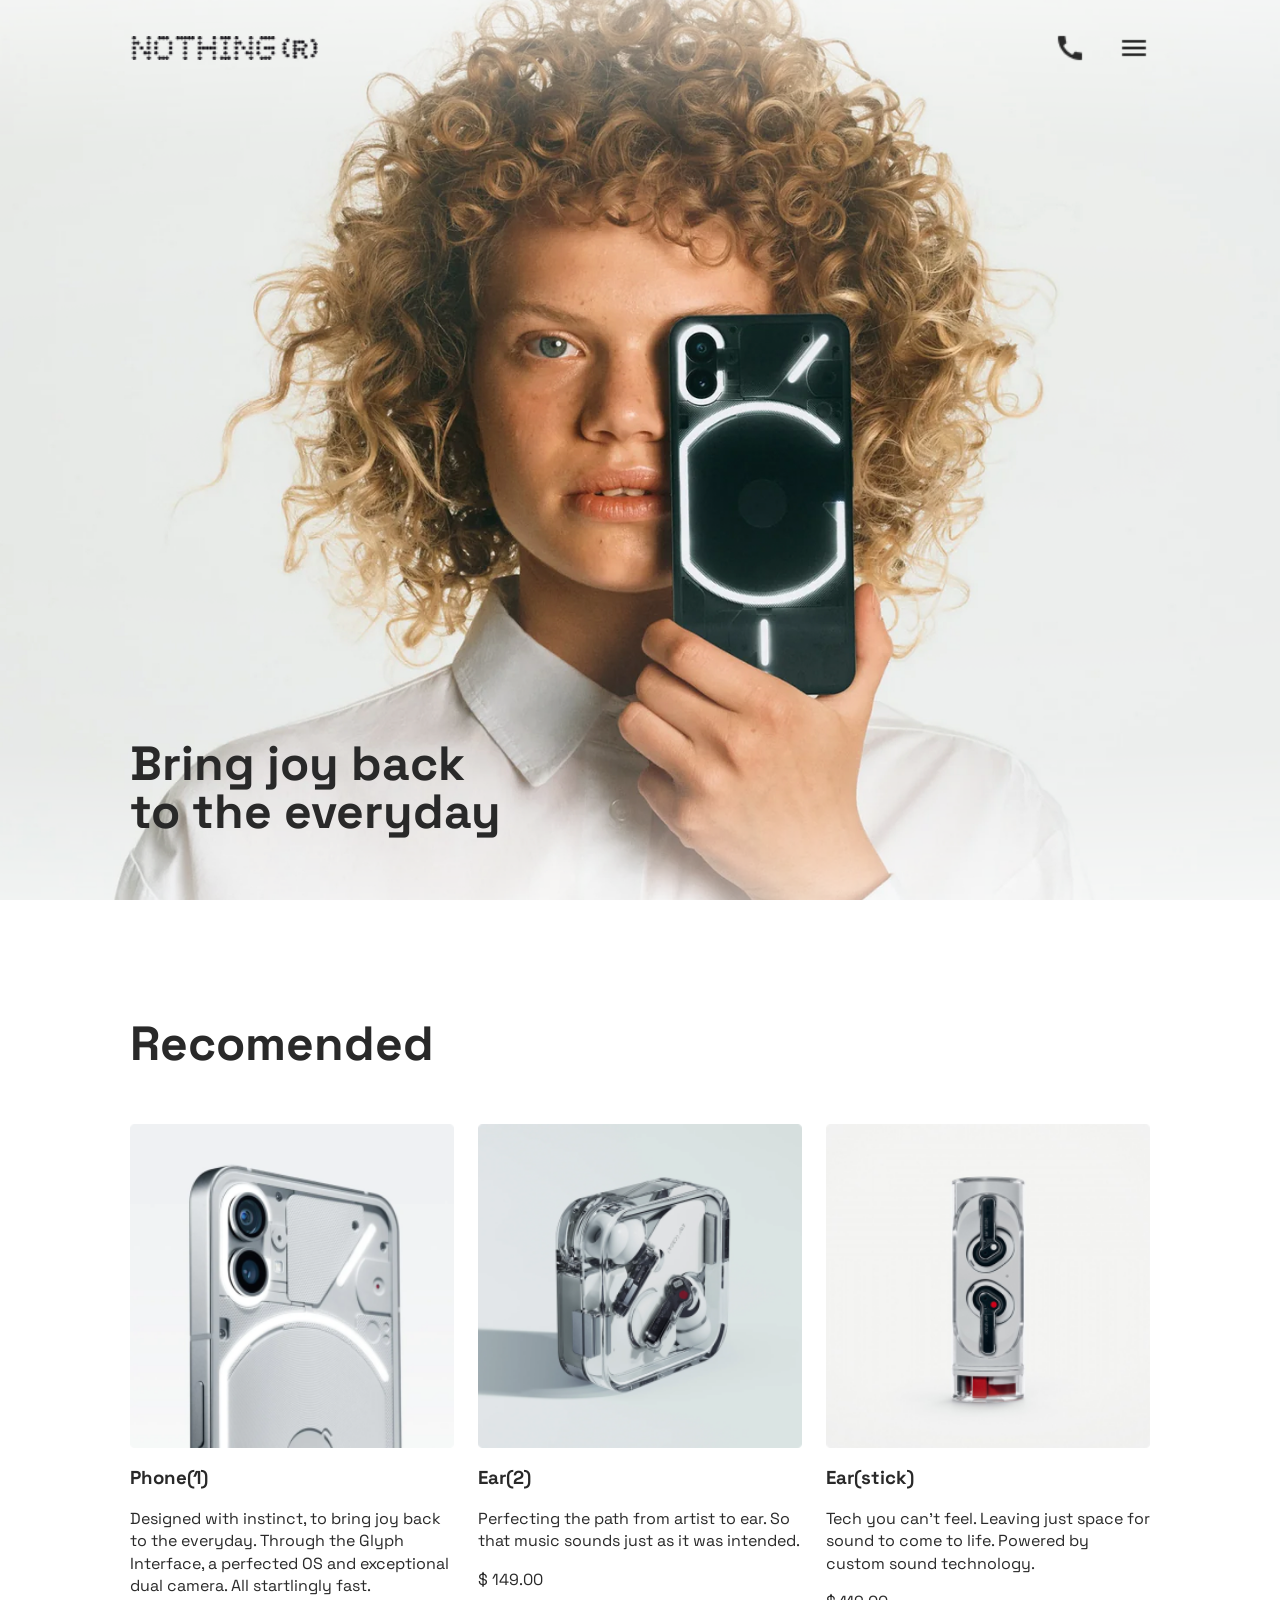
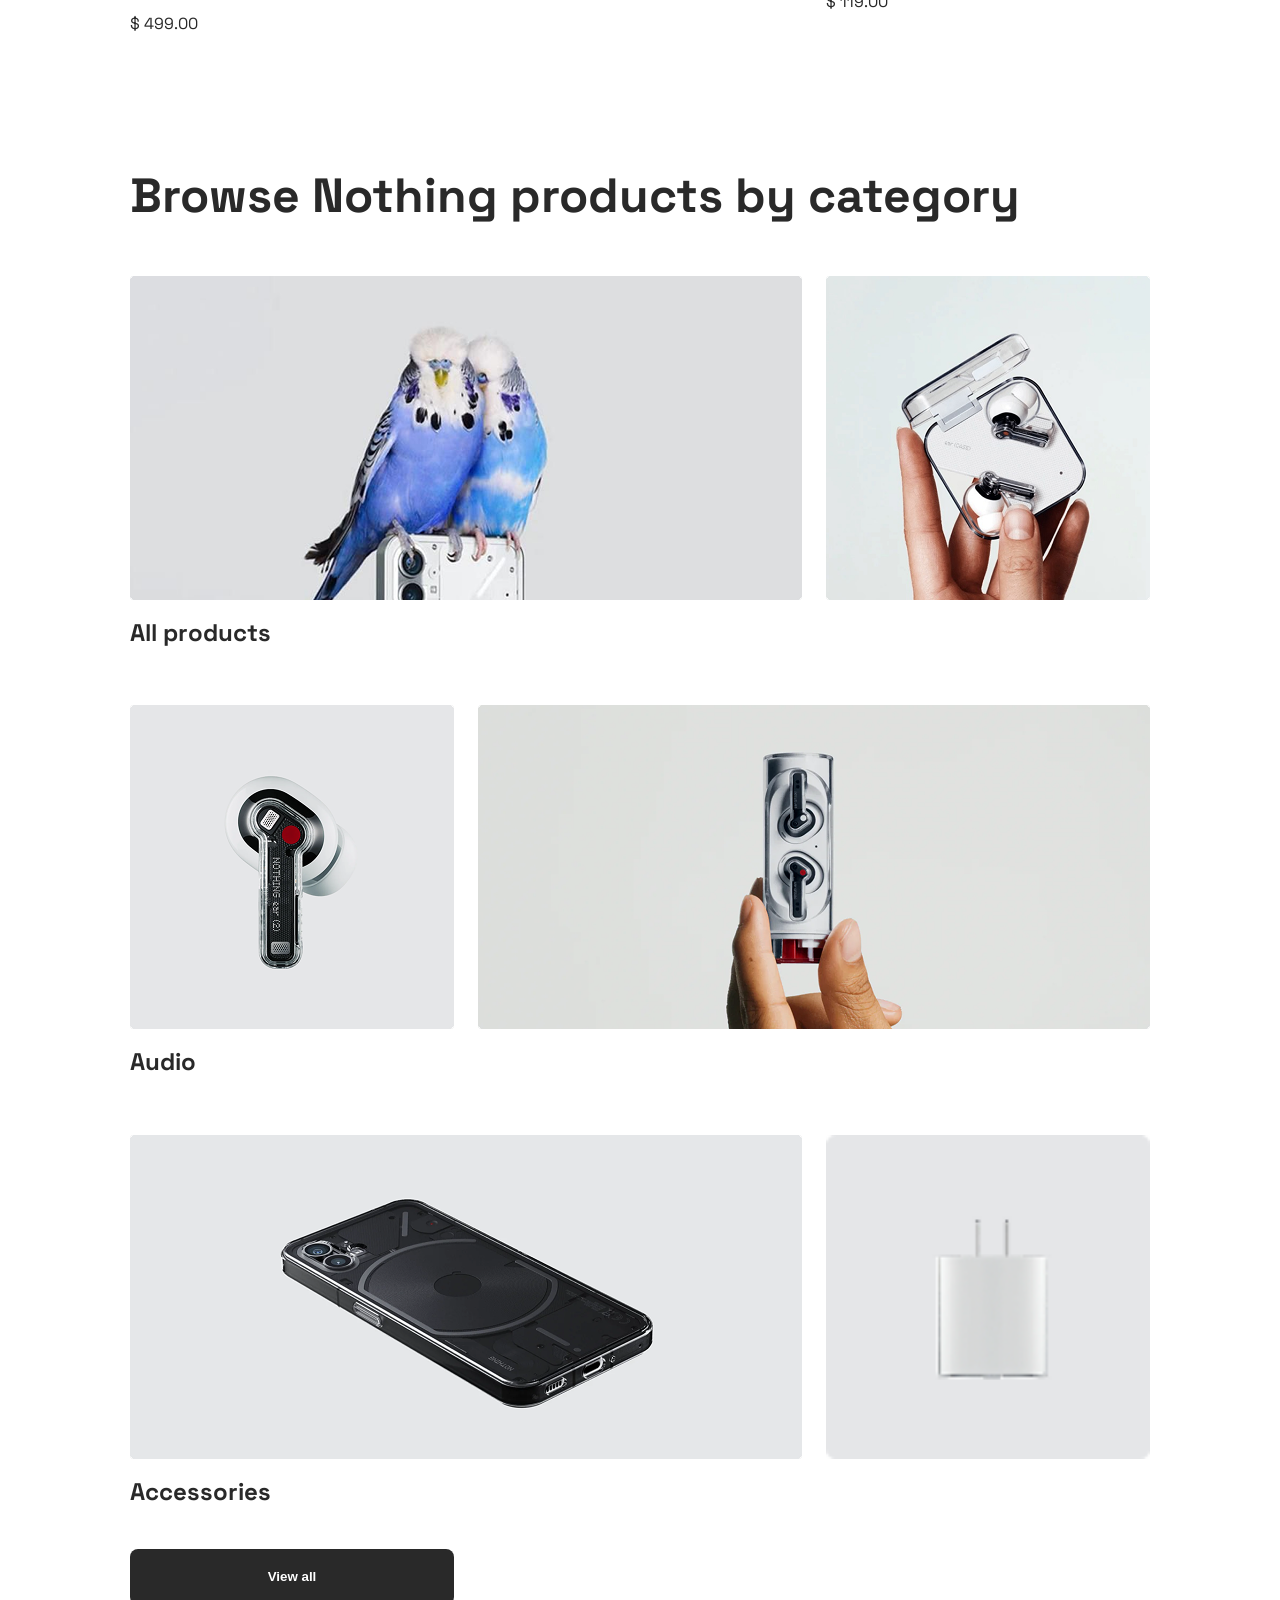
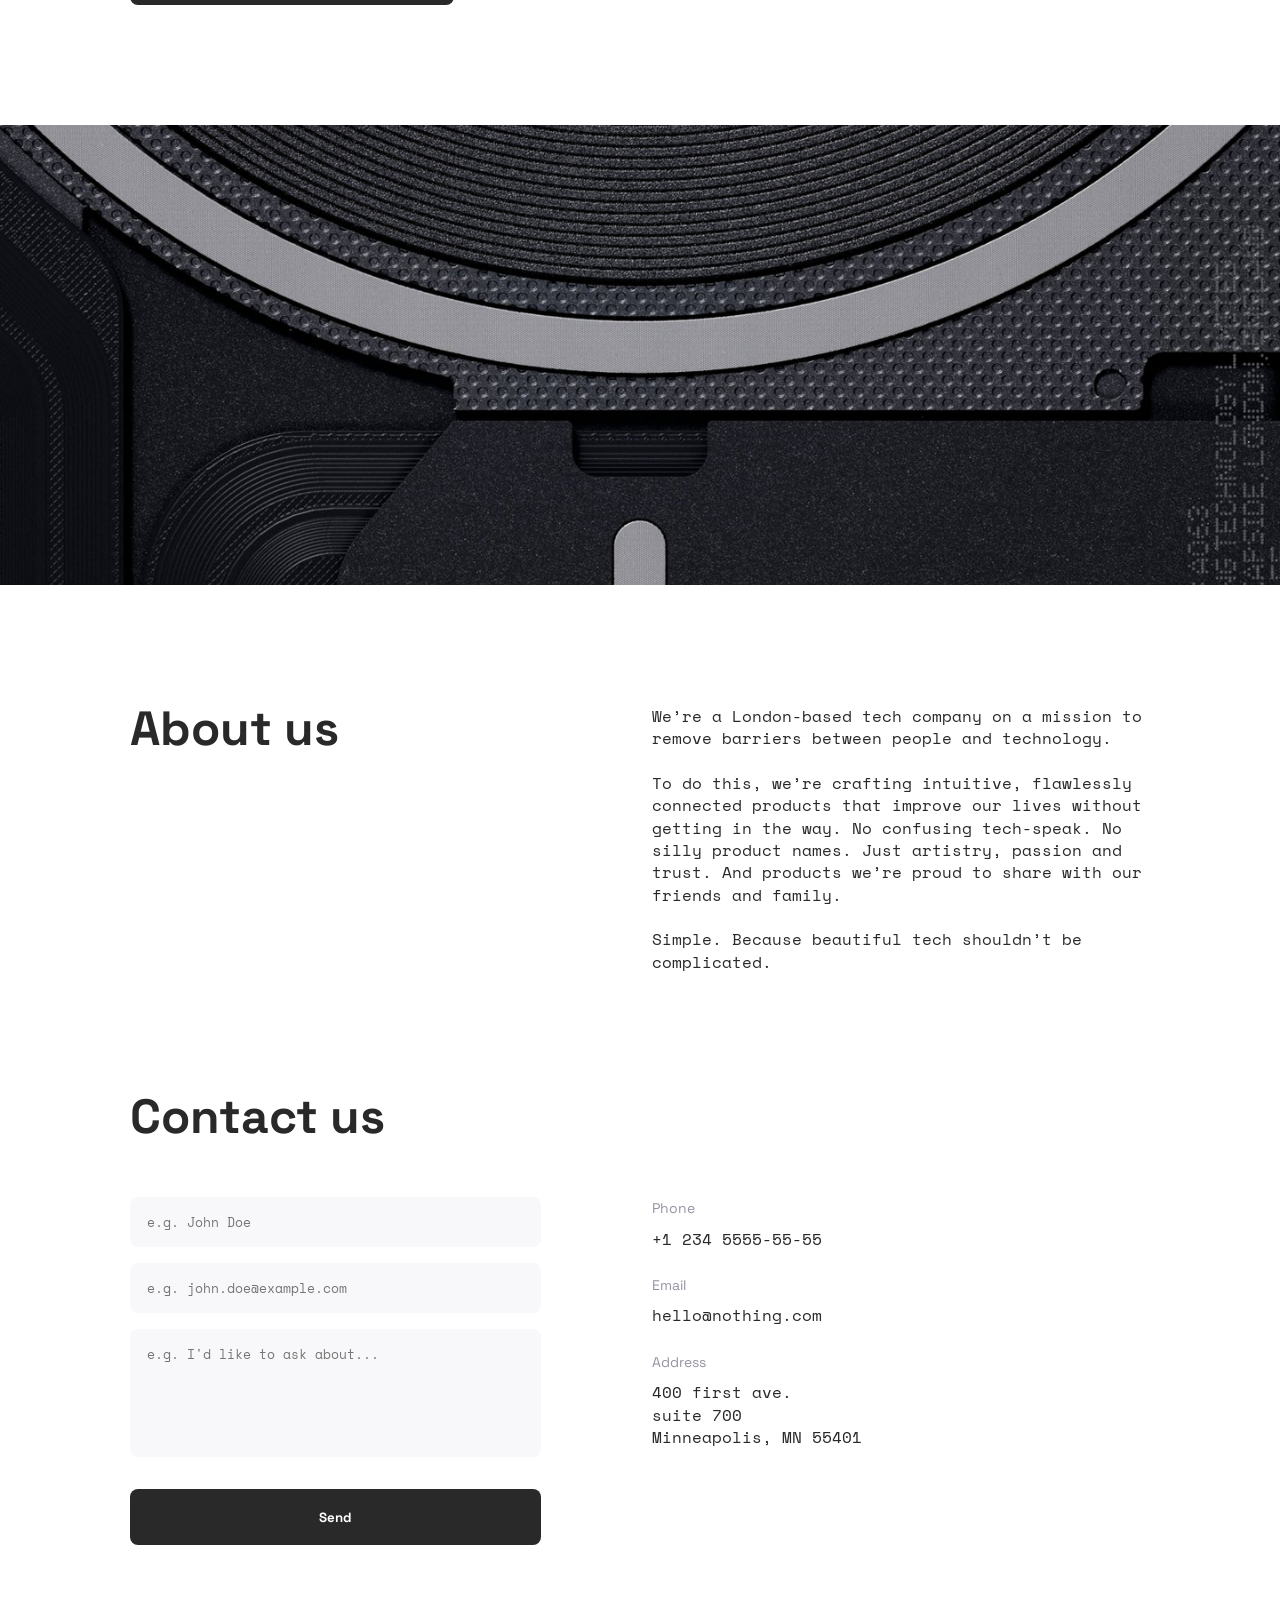
<file: index.html>
<!DOCTYPE html><html lang=en class=page><meta charset=UTF-8><meta name=viewport content="width=device-width, initial-scale=1.0"><title>Nothing</title><link rel=icon type=image/x-icon href=logo.a9fb1499.png><link rel=preconnect href=https://fonts.googleapis.com><link rel=preconnect href=https://fonts.gstatic.com crossorigin=anonymous><link href="https://fonts.googleapis.com/css2?family=Space+Grotesk:wght@300..700&amp;family=Space+Mono:ital,wght@0,400;0,700;1,400;1,700&amp;display=swap" rel=stylesheet><link rel=stylesheet href=layout_landing-page.5767102b.css><script src=layout_landing-page.4a5fbcc0.js defer></script><body class=page__body>
    <div class=header>
      <header class=header__content>
        <div class=top-bar>
          <a href=# class=top-bar__logo-link>
            <img src=logo.a9fb1499.png alt="Nothing logo" class=top-bar__logo>
          </a>
          <div class=top-bar__icons>
            <a href="tel:+1 234 5555-55-55" class="icon icon--phone"></a>
            <a href=#menu class="icon icon--menu"></a>
          </div>
        </div>
        <div class=header__bottom>
          <h1 class=header__title>
            Bring joy back
            <br>
            to the everyday
          </h1>
        </div>
      </header>
    </div>

    <aside class="menu page__menu" id=menu>
      
      <div class="menu__top top-bar">
        <a href=# class=top-bar__logo-link>
          <img src=logo.a9fb1499.png alt="Nothing logo" class=top-bar__logo>
        </a>

        <a href=# class="icon icon--close"></a>
      </div>

      <div class=menu__content>
        <nav class="menu__nav nav">
          <ul class=nav__list>
            <li class="nav__item nav__list__item">
              <a href=#products class=nav__link>
                Products
              </a>
            </li>
            <li class="nav__item nav__list__item">
              <a href=# class=nav__link>
                Store
              </a>
            </li>
            <li class="nav__item nav__list__item">
              <a href=# class=nav__link>
                Login
              </a>
            </li>
            <li class="nav__item nav__list__item">
              <a href=# class=nav__link>
                Cart(0)
              </a>
            </li>
          </ul>
        </nav>

        <a href="tel:+1 234 5555-55-55" class="menu__call menu__phone-number">
          +1 234 5555-55-55
        </a>

        <a href="tel:+1 234 5555-55-55" class="menu__call menu__call-to-order">
          call to order
        </a>
      </div>
    </aside>

    <main class=main>
      <div class=container>
        <div class=main__content>
          <section class=recommended id=products>
            <h2 class=section-title>Recomended</h2>

            <div class=recommended__products>
              <article class="product recommended__product">
                <a href=# class=product__photo-link>
                  <img src=recommended1.f6049b24.png alt="Nothing Phone" class=product__photo>
                </a>
                <h3 class=product__title>Phone(1)</h3>
                <p class=product__description>
                  Designed with instinct, to bring joy back to the everyday.
                  Through the Glyph Interface, a perfected OS and exceptional
                  dual camera. All startlingly fast.
                </p>
                <p class=product__price>$ 499.00</p>
              </article>

              <article class="product recommended__product">
                <a href=# class=product__photo-link>
                  <img src=recommended2.bfd1b06e.png alt="Nothing EarBuds in transpearent case" class=product__photo>
                </a>
                <h3 class=product__title>Ear(2)</h3>
                <p class=product__description>
                  Perfecting the path from artist to ear. So that music sounds
                  just as it was intended.
                </p>
                <p class=product__price>$ 149.00</p>
              </article>

              <article class="product recommended__product">
                <a href=# class=product__photo-link>
                  <img src=recommended3.8012e53a.png alt="Nothing EarBuds in transpearent elongated case " class=product__photo>
                </a>
                <h3 class=product__title>Ear(stick)</h3>
                <p class=product__description>
                  Tech you can’t feel. Leaving just space for sound to come to
                  life. Powered by custom sound technology.
                </p>
                <p class=product__price>$ 119.00</p>
              </article>
            </div>
          </section>

          <section class=categories id=categories>
            <h2 class=section-title>Browse Nothing products by category</h2>
            <div class=categories__wrapper>
              <article class=category>
                <div class=category__photos>
                  <a href=# class="category__link category__link--wide">
                    <img class=category__photo src=section1-left.20fa4860.png alt="Two parrots sitting on a Nothing Phone">
                  </a>

                  <a href=# class="category__link category__link--square">
                    <img class=category__photo src=section1-right.78f43905.png alt="Nothing EarBuds">
                  </a>
                </div>

                <h3 class=category__title>All products</h3>
              </article>

              <article class=category>
                <div class=category__photos>
                  <a href=# class="category__link category__link--square">
                    <img class=category__photo src=section2-left.da0975a2.png alt="Nothing EarBuds in transpearent case">
                  </a>

                  <a href=# class="category__link category__link--wide">
                    <img class=category__photo src=section2-right.6e2f31d6.png alt="Nothing EarBuds">
                  </a>
                </div>

                <h3 class=category__title>Audio</h3>
              </article>

              <article class=category>
                <div class=category__photos>
                  <a href=# class="category__link category__link--wide">
                    <img class=category__photo src=section3-left.c0067db8.png alt="Nothing Phone">
                  </a>

                  <a href=# class="category__link category__link--square">
                    <img class=category__photo src=section3-right.de5e8dd4.png alt="Nothing Charger">
                  </a>
                </div>

                <h3 class=category__title>Accessories</h3>
              </article>
            </div>

            <div class=categories__button--wrapper>
              <button class=categories__button>View all</button>
            </div>
          </section>

          <div class=main__separator></div>

          <section class=about-us id=about-us>
            <h2 class="about-us__title section-title">About us</h2>

            <div class=about-us__content>
              <p class=about-us__description>
                We’re a London-based tech company on a mission to remove
                barriers between people and technology.
                <br>
                <br>
                To do this, we’re crafting intuitive, flawlessly connected
                products that improve our lives without getting in the way. No
                confusing tech-speak. No silly product names. Just artistry,
                passion and trust. And products we’re proud to share with our
                friends and family.
                <br>
                <br>
                Simple. Because beautiful tech shouldn’t be complicated.
              </p>
            </div>
          </section>

          <section class=contact-us id=contact-us>
            <h2 class="contact-us__title section-title">Contact us</h2>
            <form class=contact-us__fields onsubmit="this.reset(); return false;">
              <input class=contact-us__field placeholder="e.g. John Doe" required>
              <input type=email class=contact-us__field placeholder="e.g. john.doe@example.com" required>
              <textarea class="contact-us__field contact-us__field--message" placeholder="e.g. I'd like to ask about..." required></textarea>

              <button class=contact-us__button>
                Send
              </button>
            </form>

            <div class=contact-us__infos>
              <div class="contact-us__info-group contact-us__info-group--phone">
                <p class="contact-us__info contact-us__info--title">Phone</p>
                <a href="tel:+1 234 5555-55-55" class="contact-us__info contact-us__info--link">
                  +1 234 5555-55-55
                </a>
              </div>
              <div class="contact-us__info-group contact-us__info-group--email">
                <p class="contact-us__info contact-us__info--title">Email</p>
                <a href=mailto:hello@nothing.com class="contact-us__info contact-us__info--link">
                  hello@nothing.com
                </a>
              </div>
              <div class="contact-us__info-group contact-us__info-group--address">
                <p class="contact-us__info contact-us__info--title">Address</p>
                <a href="https://www.google.com/maps/search/?api=1&amp;query=400+first+ave.+suite+700+Minneapolis+MN+55401" target=_blank rel="noopener noreferrer" class="contact-us__info contact-us__info--link">
                  400 first ave.<br> suite 700<br>Minneapolis, MN 55401
                </a>
              </div>
            </div>
          </section>
        </div>
      </div>
    </main>

    <footer class=footer>
      <p class=footer__disclaimer>
        This is a non-commercial learning project. Not an official Nothing
        website.
      </p>
    </footer>
</file>
